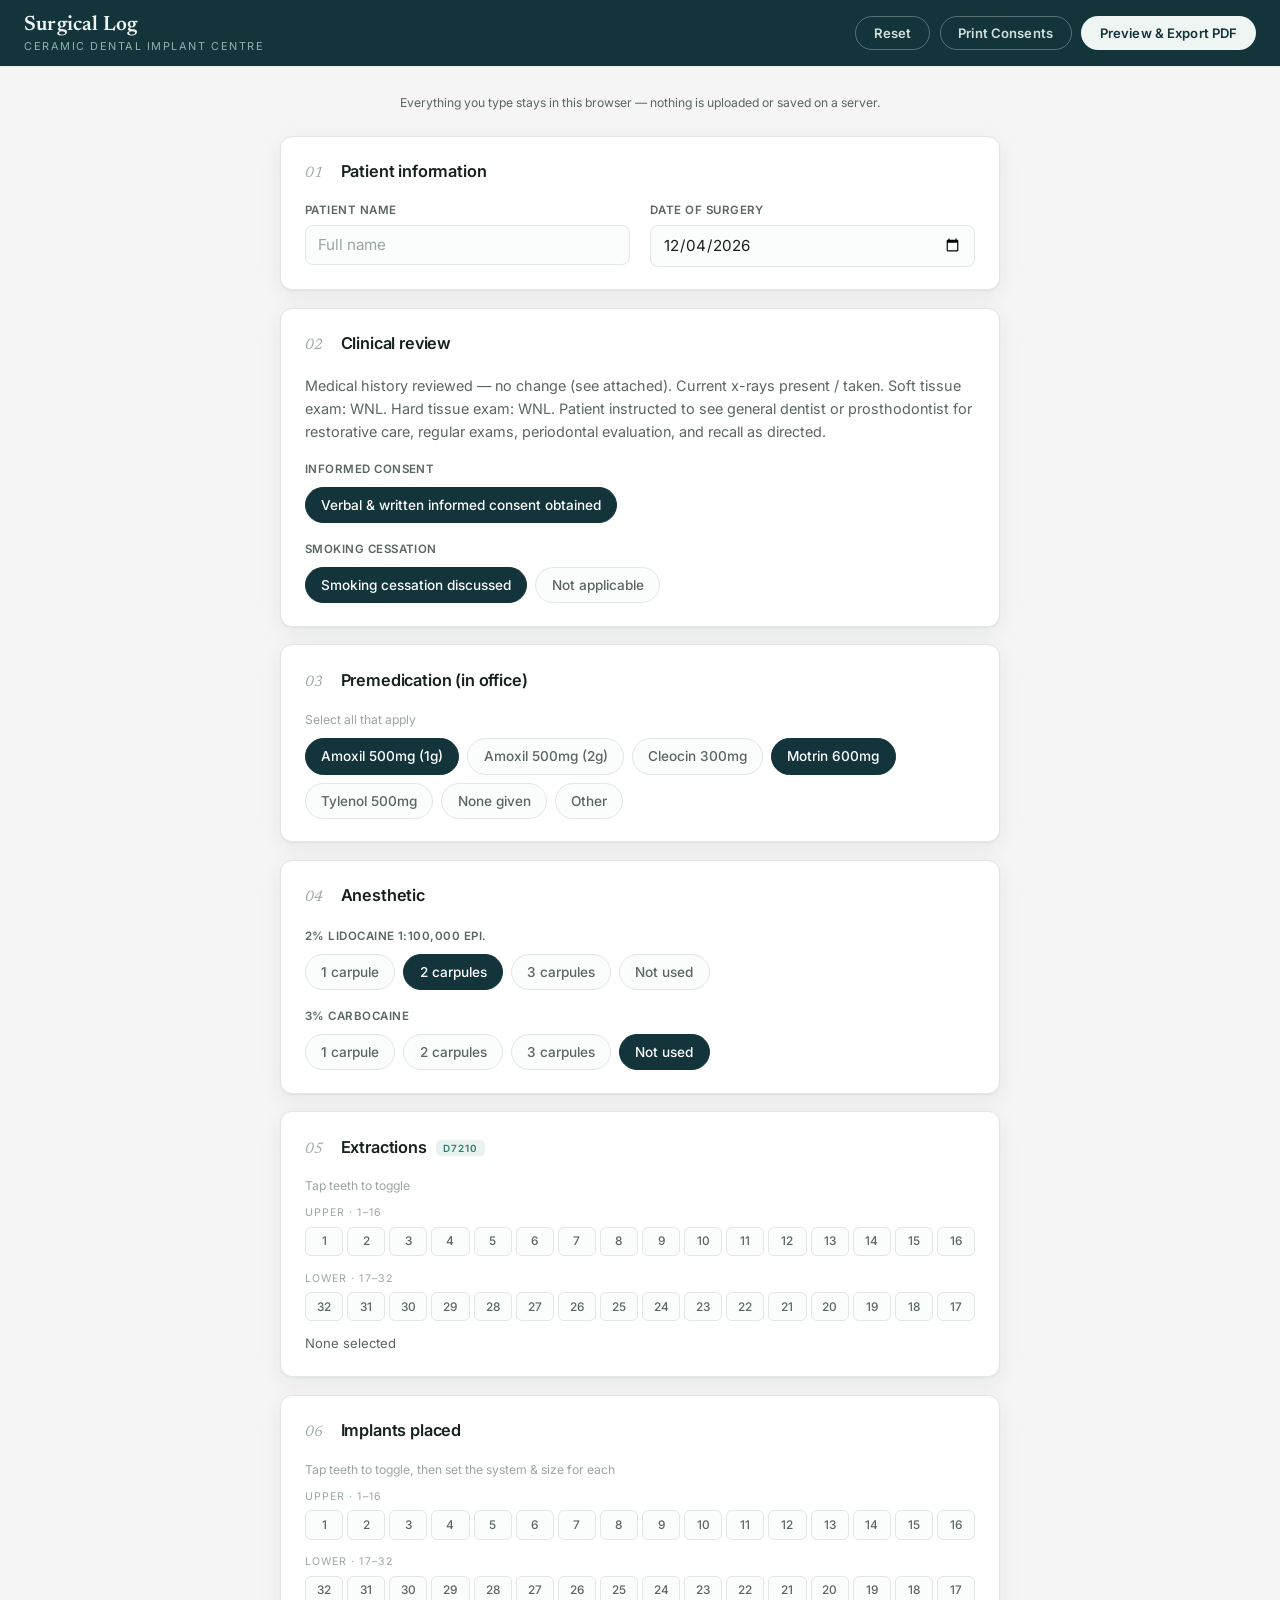
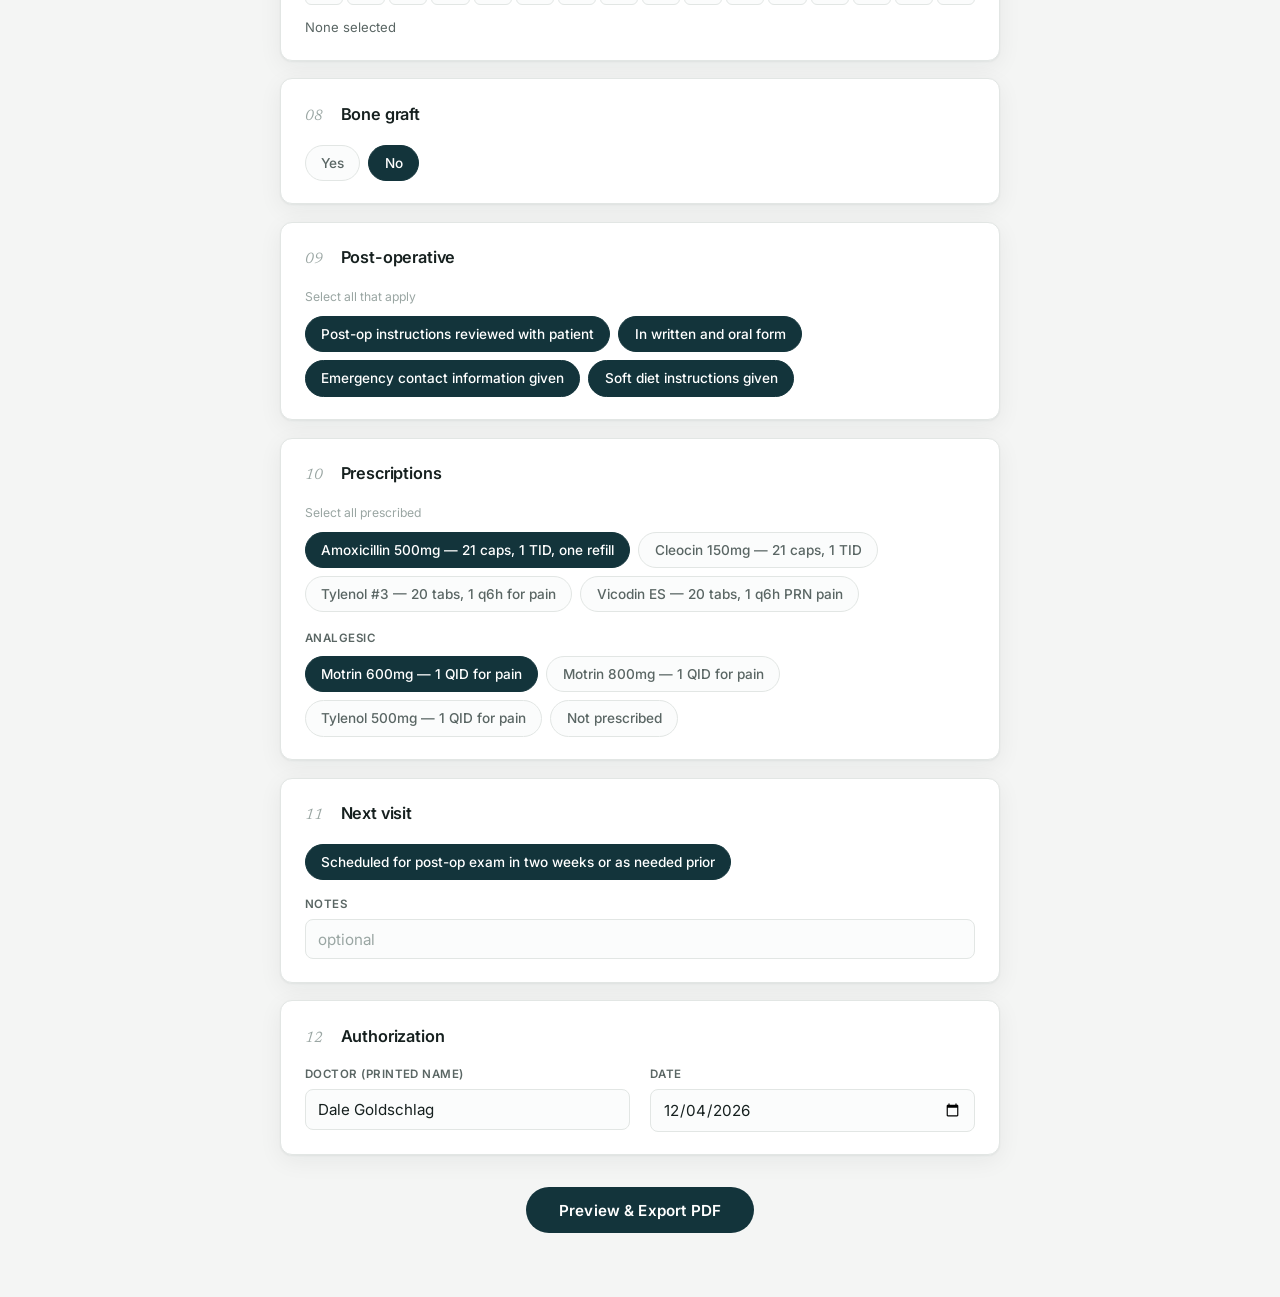
<file: index.html>
<!DOCTYPE html>
<html lang="en">
<head>
<meta charset="UTF-8" />
<meta name="viewport" content="width=device-width, initial-scale=1.0, viewport-fit=cover" />
<title>Surgical Log — Ceramic Dental Implant Centre</title>
<meta name="description" content="Surgical log for the Ceramic Dental Implant Centre. Fills entirely in your browser — no data is sent anywhere." />
<meta name="theme-color" content="#13343b" />
<link rel="manifest" href="manifest.webmanifest" />
<link rel="icon" href="favicon.svg" type="image/svg+xml" />
<link rel="apple-touch-icon" href="favicon.svg" />
<meta name="apple-mobile-web-app-capable" content="yes" />
<meta name="apple-mobile-web-app-status-bar-style" content="black-translucent" />
<meta name="apple-mobile-web-app-title" content="Surgical Log" />
<link rel="preconnect" href="https://fonts.googleapis.com" />
<link rel="preconnect" href="https://fonts.gstatic.com" crossorigin />
<link href="https://fonts.googleapis.com/css2?family=Newsreader:opsz,wght@6..72,400;6..72,500;6..72,600&family=Inter:wght@400;500;600;700&display=swap" rel="stylesheet" />
<link rel="stylesheet" href="assets/app.css" />
</head>
<body>

<!-- ───────────────────────── Top bar ───────────────────────── -->
<header class="topbar">
  <div class="topbar__brand">
    <span class="topbar__title">Surgical Log</span>
    <span class="topbar__sub">Ceramic Dental Implant Centre</span>
  </div>
  <div class="topbar__actions">
    <button class="btn btn--ghost" id="resetBtn" type="button">Reset</button>
    <button class="btn btn--ghost" id="printConsentsBtn" type="button">Print Consents</button>
    <button class="btn btn--primary" id="previewBtn" type="button">Preview &amp; Export PDF</button>
  </div>
</header>

<main class="app" id="app">
  <p class="privacy-note">
    Everything you type stays in this browser — nothing is uploaded or saved on a server.
  </p>

  <!-- 01 Patient -->
  <section class="card" data-section="patient">
    <div class="card__head"><span class="card__num">01</span><h2>Patient information</h2></div>
    <div class="grid-2">
      <label class="field">
        <span class="field__label">Patient name</span>
        <input class="field__input" type="text" id="patientName" placeholder="Full name" autocomplete="off" />
      </label>
      <label class="field">
        <span class="field__label">Date of surgery</span>
        <input class="field__input" type="date" id="surgeryDate" />
      </label>
    </div>
  </section>

  <!-- 02 Clinical review -->
  <section class="card" data-section="clinical">
    <div class="card__head"><span class="card__num">02</span><h2>Clinical review</h2></div>
    <p class="card__note">
      Medical history reviewed — no change (see attached). Current x-rays present / taken.
      Soft tissue exam: WNL. Hard tissue exam: WNL. Patient instructed to see general dentist or
      prosthodontist for restorative care, regular exams, periodontal evaluation, and recall as directed.
    </p>
    <div class="control">
      <span class="control__label">Informed consent</span>
      <div class="chips" data-group="consent" data-mode="toggle"></div>
    </div>
    <div class="control">
      <span class="control__label">Smoking cessation</span>
      <div class="chips" data-group="smoking" data-mode="single"></div>
    </div>
  </section>

  <!-- 03 Premedication -->
  <section class="card" data-section="premed">
    <div class="card__head"><span class="card__num">03</span><h2>Premedication (in office)</h2></div>
    <span class="control__hint">Select all that apply</span>
    <div class="chips" data-group="premed" data-mode="multi"></div>
    <label class="field field--inline" id="premedOtherRow" hidden>
      <span class="field__label">Other</span>
      <input class="field__input" type="text" id="premedOther" placeholder="specify medication / dose" autocomplete="off" />
    </label>
  </section>

  <!-- 04 Anesthetic -->
  <section class="card" data-section="anesthetic">
    <div class="card__head"><span class="card__num">04</span><h2>Anesthetic</h2></div>
    <div class="control">
      <span class="control__label">2% Lidocaine 1:100,000 epi.</span>
      <div class="chips" data-group="lido" data-mode="single"></div>
    </div>
    <div class="control">
      <span class="control__label">3% Carbocaine</span>
      <div class="chips" data-group="carbo" data-mode="single"></div>
    </div>
  </section>

  <!-- 05 Extractions -->
  <section class="card" data-section="extractions">
    <div class="card__head"><span class="card__num">05</span><h2>Extractions <span class="card__code">D7210</span></h2></div>
    <span class="control__hint">Tap teeth to toggle</span>
    <div class="teeth" id="extractionTeeth"></div>
    <p class="teeth__summary" id="extractionSummary">None selected</p>
  </section>

  <!-- 06 Implants -->
  <section class="card" data-section="implants">
    <div class="card__head"><span class="card__num">06</span><h2>Implants placed</h2></div>
    <span class="control__hint">Tap teeth to toggle, then set the system &amp; size for each</span>
    <div class="teeth" id="implantTeeth"></div>
    <p class="teeth__summary" id="implantSummary">None selected</p>

    <div class="implant-details" id="implantDetails"></div>

    <div class="control" id="loadControl" hidden>
      <span class="control__label">Load type</span>
      <div class="chips" data-group="load" data-mode="single"></div>
    </div>
  </section>

  <!-- 07 Prosthetics (only when loaded) -->
  <section class="card" data-section="prosth" id="prosthSection" hidden>
    <div class="card__head"><span class="card__num">07</span><h2>Immediate load / prosthetics</h2></div>
    <div class="chips" data-group="prosth" data-mode="single"></div>
    <p class="card__note card__note--strong" id="dentureNote" hidden>
      Patient instructed not to wear for at least one week; adjustments with general dentist or prosthodontist.
    </p>
  </section>

  <!-- 08 Bone graft -->
  <section class="card" data-section="bonegraft">
    <div class="card__head"><span class="card__num">08</span><h2>Bone graft</h2></div>
    <div class="chips" data-group="bonegraft" data-mode="single"></div>

    <div class="bonegraft-details" id="bonegraftDetails" hidden>
      <span class="control__hint">Graft site — tap teeth to toggle</span>
      <div class="teeth" id="bonegraftTeeth"></div>
      <p class="teeth__summary" id="bonegraftSummary">None selected</p>

      <div class="control">
        <span class="control__label">Graft material</span>
        <div class="chips" data-group="graftMaterial" data-mode="multi"></div>
      </div>
      <div class="control">
        <span class="control__label">Additional procedures</span>
        <div class="chips" data-group="graftProcedures" data-mode="multi"></div>
      </div>
    </div>
  </section>

  <!-- 09 Post-op -->
  <section class="card" data-section="postop">
    <div class="card__head"><span class="card__num">09</span><h2>Post-operative</h2></div>
    <span class="control__hint">Select all that apply</span>
    <div class="chips" data-group="postop" data-mode="multi"></div>
  </section>

  <!-- 10 Prescriptions -->
  <section class="card" data-section="rx">
    <div class="card__head"><span class="card__num">10</span><h2>Prescriptions</h2></div>
    <span class="control__hint">Select all prescribed</span>
    <div class="chips" data-group="rx" data-mode="multi"></div>
    <div class="control">
      <span class="control__label">Analgesic</span>
      <div class="chips" data-group="analgesic" data-mode="single"></div>
    </div>
  </section>

  <!-- 11 Next visit -->
  <section class="card" data-section="nextvisit">
    <div class="card__head"><span class="card__num">11</span><h2>Next visit</h2></div>
    <div class="chips" data-group="nextvisit" data-mode="toggle"></div>
    <label class="field field--inline">
      <span class="field__label">Notes</span>
      <input class="field__input" type="text" id="nextVisitNotes" placeholder="optional" autocomplete="off" />
    </label>
  </section>

  <!-- 12 Authorization -->
  <section class="card" data-section="auth">
    <div class="card__head"><span class="card__num">12</span><h2>Authorization</h2></div>
    <div class="grid-2">
      <label class="field">
        <span class="field__label">Doctor (printed name)</span>
        <input class="field__input" type="text" id="signature" />
      </label>
      <label class="field">
        <span class="field__label">Date</span>
        <input class="field__input" type="date" id="sigDate" />
      </label>
    </div>
  </section>

  <div class="app__footer">
    <button class="btn btn--primary btn--lg" id="previewBtn2" type="button">Preview &amp; Export PDF</button>
  </div>
</main>

<!-- ───────────────────────── Preview / export ───────────────────────── -->
<div class="overlay" id="previewOverlay" aria-hidden="true">
  <div class="overlay__bar">
    <span class="overlay__title" id="overlayTitle">Document preview</span>
    <div class="overlay__actions">
      <button class="btn btn--ghost" id="closePreview" type="button">Back to form</button>
      <button class="btn btn--primary" id="savePdf" type="button">Save as PDF</button>
    </div>
  </div>
  <div class="overlay__scroll">
    <article class="note" id="note"></article>
    <div class="consent-doc" id="consentDoc"></div>
  </div>
</div>

<!-- Doctor-signature unlock (passphrase-decrypts the signature in-browser) -->
<div class="sigunlock" id="sigUnlock" hidden>
  <div class="sigunlock__box">
    <div class="sigunlock__title">Add doctor signature</div>
    <p class="sigunlock__hint">Enter the passphrase to place the doctor's signature on the document.</p>
    <input class="sigunlock__input" type="password" id="sigPass" placeholder="Passphrase" autocomplete="off" />
    <label class="sigunlock__remember"><input type="checkbox" id="sigRemember" /> Remember on this device</label>
    <p class="sigunlock__err" id="sigErr" hidden>Incorrect passphrase — try again.</p>
    <div class="sigunlock__actions">
      <button class="btn btn--ghost" id="sigSkip" type="button">Skip</button>
      <button class="btn btn--primary" id="sigGo" type="button">Unlock</button>
    </div>
  </div>
</div>

<script src="assets/signature-enc.js"></script>
<script src="assets/consents.js"></script>
<script src="assets/app.js"></script>
</body>
</html>
</file>
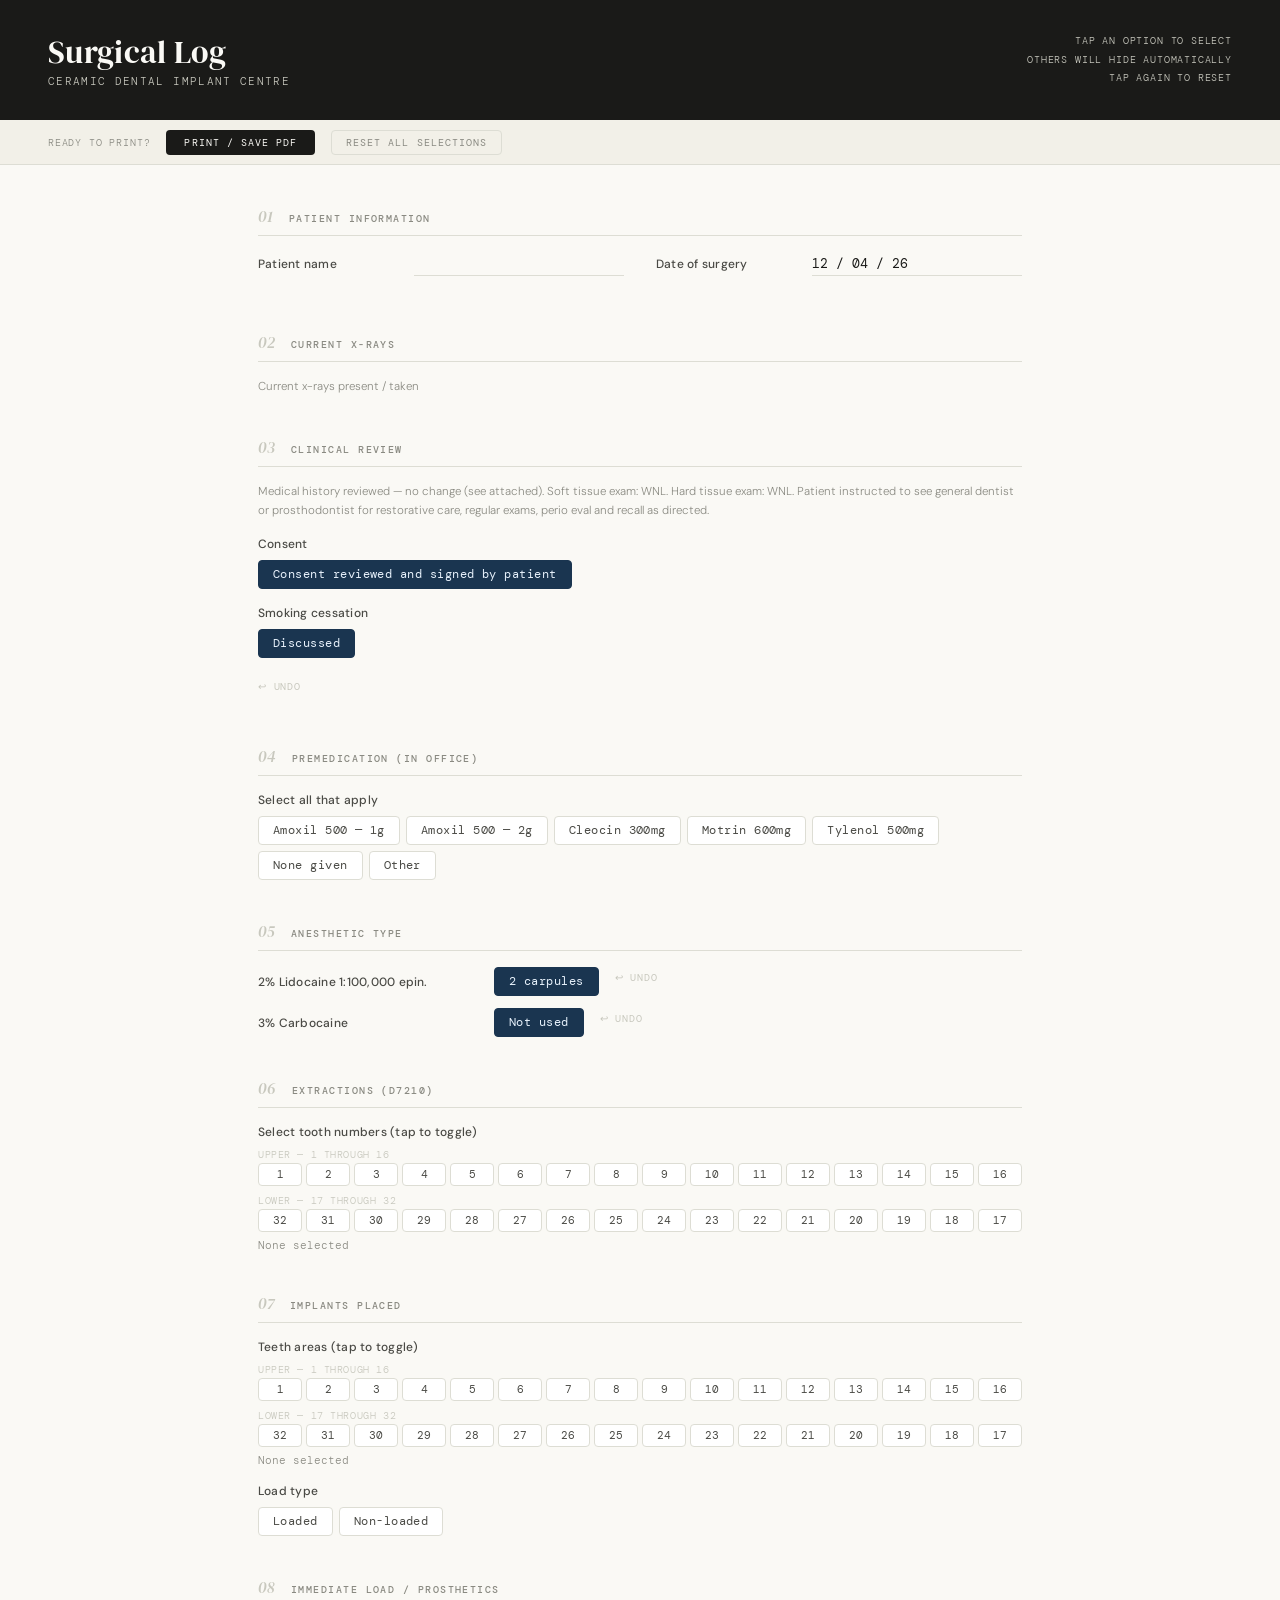
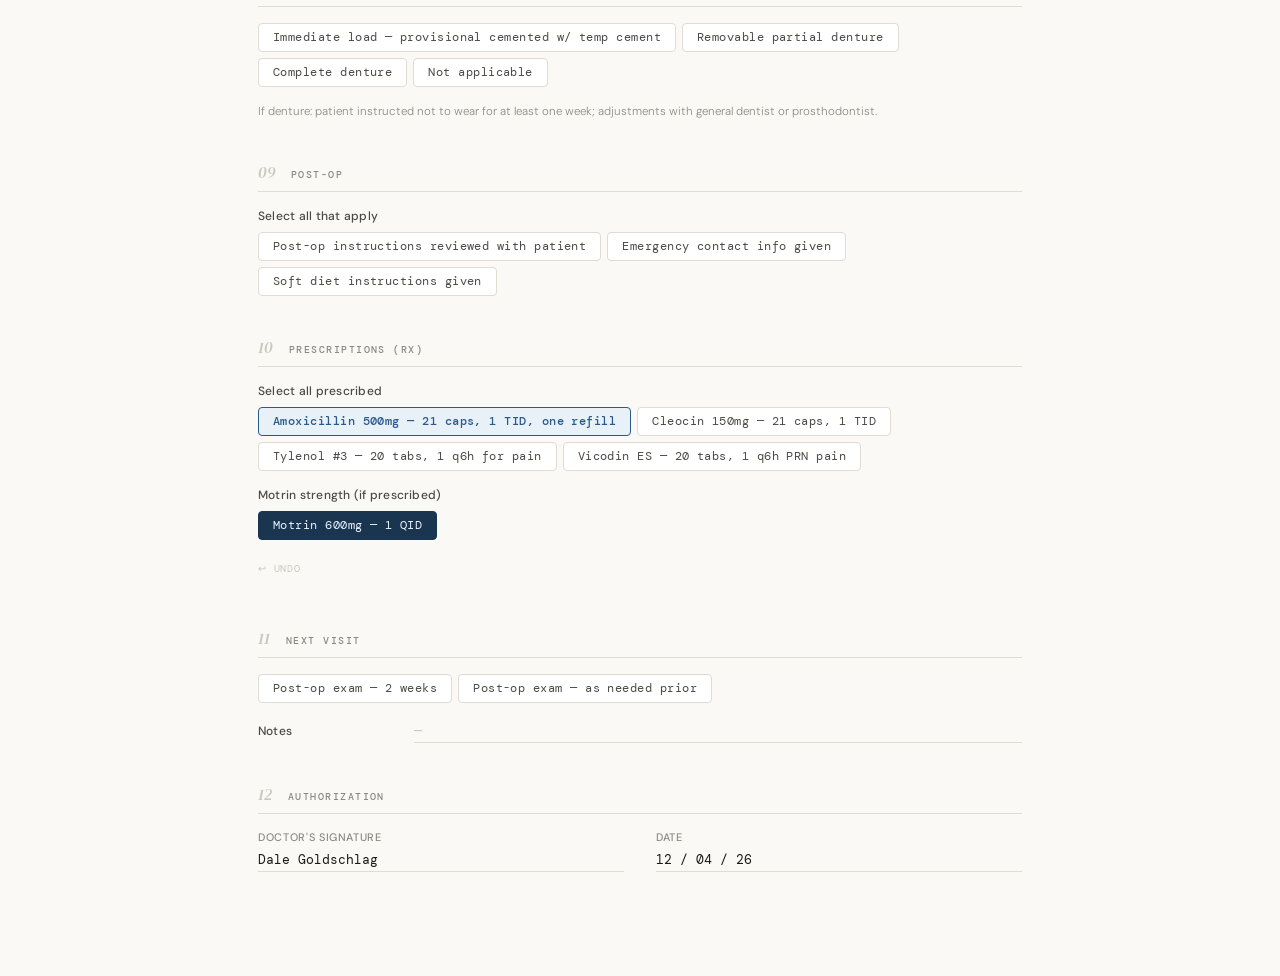
<file: reference/Current Sugical Log.html>
<!DOCTYPE html>
<html lang="en">
<head>
<meta charset="UTF-8">
<meta name="viewport" content="width=device-width, initial-scale=1.0">
<title>Surgical Log — Ceramic Dental Implant Centre</title>
<link href="https://fonts.googleapis.com/css2?family=DM+Serif+Display:ital@0;1&family=DM+Mono:wght@400;500&family=DM+Sans:wght@300;400;500&display=swap" rel="stylesheet">
<style>
  *, *::before, *::after { box-sizing: border-box; margin: 0; padding: 0; }

  :root {
    --ink: #1a1a18;
    --ink-mid: #4a4a45;
    --ink-soft: #8a8a82;
    --ink-faint: #c8c8be;
    --paper: #faf9f5;
    --paper-warm: #f2f0e8;
    --accent: #2a5a8c;
    --accent-light: #e8f0f8;
    --rule: #ddddd4;
    --selected-bg: #1a3550;
    --selected-text: #e8f2fc;
    --radius: 4px;
    --mono: 'DM Mono', monospace;
    --sans: 'DM Sans', sans-serif;
    --serif: 'DM Serif Display', serif;
  }

  html { background: var(--paper); }

  body {
    font-family: var(--sans);
    font-weight: 300;
    color: var(--ink);
    background: var(--paper);
    min-height: 100vh;
    padding: 0;
  }

  .page-header {
    background: var(--ink);
    color: var(--paper);
    padding: 2rem 3rem;
    display: flex;
    justify-content: space-between;
    align-items: flex-end;
  }
  .header-left h1 {
    font-family: var(--serif);
    font-size: 2rem;
    font-weight: 400;
    letter-spacing: 0.01em;
    line-height: 1;
  }
  .header-left p {
    font-family: var(--mono);
    font-size: 0.7rem;
    letter-spacing: 0.12em;
    text-transform: uppercase;
    color: var(--ink-faint);
    margin-top: 6px;
  }
  .header-right {
    font-family: var(--mono);
    font-size: 0.65rem;
    letter-spacing: 0.08em;
    text-transform: uppercase;
    color: var(--ink-faint);
    text-align: right;
    line-height: 1.8;
  }

  .print-bar {
    background: var(--paper-warm);
    border-bottom: 1px solid var(--rule);
    padding: 0.6rem 3rem;
    display: flex;
    align-items: center;
    gap: 1rem;
  }
  .print-bar span {
    font-family: var(--mono);
    font-size: 0.65rem;
    letter-spacing: 0.08em;
    text-transform: uppercase;
    color: var(--ink-soft);
  }
  .btn-print {
    font-family: var(--mono);
    font-size: 0.65rem;
    letter-spacing: 0.1em;
    text-transform: uppercase;
    background: var(--ink);
    color: var(--paper);
    border: none;
    padding: 6px 18px;
    border-radius: var(--radius);
    cursor: pointer;
    transition: opacity 0.15s;
  }
  .btn-print:hover { opacity: 0.75; }
  .btn-reset-all {
    font-family: var(--mono);
    font-size: 0.65rem;
    letter-spacing: 0.1em;
    text-transform: uppercase;
    background: transparent;
    color: var(--ink-soft);
    border: 1px solid var(--rule);
    padding: 5px 14px;
    border-radius: var(--radius);
    cursor: pointer;
    transition: all 0.15s;
  }
  .btn-reset-all:hover { border-color: var(--ink-mid); color: var(--ink); }

  .form-body {
    max-width: 860px;
    margin: 0 auto;
    padding: 2.5rem 3rem 4rem;
  }

  .section { margin-bottom: 2.5rem; }

  .section-head {
    display: flex;
    align-items: baseline;
    gap: 1rem;
    margin-bottom: 1rem;
    padding-bottom: 0.5rem;
    border-bottom: 1px solid var(--rule);
  }
  .section-head h2 {
    font-family: var(--mono);
    font-size: 0.65rem;
    letter-spacing: 0.14em;
    text-transform: uppercase;
    font-weight: 500;
    color: var(--ink-soft);
  }
  .section-number {
    font-family: var(--serif);
    font-size: 1rem;
    color: var(--ink-faint);
    font-style: italic;
  }

  .field-row {
    display: flex;
    align-items: baseline;
    gap: 1rem;
    margin-bottom: 0.9rem;
  }
  .field-row label {
    font-size: 0.75rem;
    font-weight: 500;
    color: var(--ink-mid);
    min-width: 140px;
    letter-spacing: 0.02em;
    flex-shrink: 0;
  }
  .field-input {
    background: transparent;
    border: none;
    border-bottom: 1px solid var(--rule);
    font-family: var(--mono);
    font-size: 0.8rem;
    color: var(--ink);
    outline: none;
    flex: 1;
    padding: 3px 0;
    transition: border-color 0.15s;
    min-width: 0;
  }
  .field-input:focus { border-bottom-color: var(--accent); }
  .field-input::placeholder { color: var(--ink-faint); }

  .two-col {
    display: grid;
    grid-template-columns: 1fr 1fr;
    gap: 0 2rem;
  }

  .options-label {
    font-size: 0.75rem;
    font-weight: 500;
    color: var(--ink-mid);
    margin-bottom: 8px;
    letter-spacing: 0.02em;
  }

  .options-group {
    display: flex;
    flex-wrap: wrap;
    gap: 6px;
    margin-bottom: 1rem;
  }

  .opt {
    font-family: var(--mono);
    font-size: 0.72rem;
    letter-spacing: 0.04em;
    border: 1px solid var(--rule);
    border-radius: var(--radius);
    padding: 6px 14px;
    background: white;
    color: var(--ink-mid);
    cursor: pointer;
    transition: all 0.12s;
    user-select: none;
    -webkit-user-select: none;
  }
  .opt:hover { border-color: var(--accent); color: var(--ink); }
  .opt.selected {
    background: var(--selected-bg);
    color: var(--selected-text);
    border-color: var(--selected-bg);
  }
  .opt.hidden { display: none; }
  .opt.multi-selected {
    background: var(--accent-light);
    color: var(--accent);
    border-color: var(--accent);
    font-weight: 500;
  }

  .undo-link {
    font-family: var(--mono);
    font-size: 0.62rem;
    letter-spacing: 0.08em;
    text-transform: uppercase;
    color: var(--ink-faint);
    text-decoration: none;
    cursor: pointer;
    border: none;
    background: none;
    padding: 4px 0;
    display: inline-block;
    margin-bottom: 0.5rem;
    transition: color 0.12s;
  }
  .undo-link:hover { color: var(--ink-soft); }

  .anesthetic-row {
    display: flex;
    align-items: center;
    gap: 1rem;
    margin-bottom: 0.75rem;
    flex-wrap: wrap;
  }
  .anesthetic-name {
    font-size: 0.75rem;
    font-weight: 500;
    color: var(--ink-mid);
    min-width: 220px;
    letter-spacing: 0.02em;
  }

  .lido-wrap {
    transition: opacity 0.2s;
  }
  .lido-wrap.dimmed {
    opacity: 0.25;
    pointer-events: none;
  }

  .note-text {
    font-size: 0.72rem;
    color: var(--ink-soft);
    line-height: 1.6;
    margin-bottom: 1rem;
  }

  /* teeth grid */
  .teeth-section-labels {
    display: grid;
    grid-template-columns: repeat(16, 1fr);
    gap: 4px;
    margin-bottom: 2px;
  }
  .teeth-arch-label {
    grid-column: 1 / -1;
    font-family: var(--mono);
    font-size: 0.6rem;
    letter-spacing: 0.06em;
    color: var(--ink-faint);
    text-transform: uppercase;
    margin-bottom: 2px;
    margin-top: 8px;
  }
  .teeth-grid {
    display: grid;
    grid-template-columns: repeat(16, 1fr);
    gap: 4px;
    margin-bottom: 4px;
  }
  .tooth-btn {
    font-family: var(--mono);
    font-size: 0.68rem;
    border: 1px solid var(--rule);
    border-radius: var(--radius);
    padding: 5px 2px;
    background: white;
    color: var(--ink-mid);
    cursor: pointer;
    text-align: center;
    transition: all 0.1s;
    user-select: none;
    -webkit-user-select: none;
    line-height: 1;
  }
  .tooth-btn:hover { border-color: var(--accent); color: var(--ink); }
  .tooth-btn.selected {
    background: var(--selected-bg);
    color: var(--selected-text);
    border-color: var(--selected-bg);
  }
  .teeth-status-row {
    display: flex;
    align-items: center;
    gap: 1rem;
    margin-top: 6px;
  }
  .teeth-display {
    font-family: var(--mono);
    font-size: 0.7rem;
    color: var(--ink-soft);
    flex: 1;
  }
  .teeth-clear-btn {
    font-family: var(--mono);
    font-size: 0.62rem;
    letter-spacing: 0.08em;
    text-transform: uppercase;
    color: var(--ink-faint);
    border: none;
    background: none;
    cursor: pointer;
    padding: 4px 0;
    display: none;
    transition: color 0.12s;
  }
  .teeth-clear-btn:hover { color: var(--ink-soft); }
  .teeth-clear-btn.show { display: inline-block; }

  /* Other input */
  .other-input-row {
    display: none;
    align-items: center;
    gap: 8px;
    margin-top: 2px;
    margin-bottom: 0.5rem;
  }
  .other-input-row.show { display: flex; }
  .other-input-row span {
    font-family: var(--mono);
    font-size: 0.7rem;
    color: var(--ink-soft);
    white-space: nowrap;
  }
  .other-input-row input {
    background: transparent;
    border: none;
    border-bottom: 1px solid var(--rule);
    font-family: var(--mono);
    font-size: 0.75rem;
    color: var(--ink);
    outline: none;
    flex: 1;
    padding: 3px 0;
  }
  .other-input-row input:focus { border-bottom-color: var(--accent); }

  .sig-row {
    display: grid;
    grid-template-columns: 1fr 1fr;
    gap: 2rem;
    margin-top: 1rem;
  }
  .sig-field { display: flex; flex-direction: column; gap: 4px; }
  .sig-field label {
    font-size: 0.68rem;
    font-weight: 500;
    color: var(--ink-soft);
    letter-spacing: 0.06em;
    text-transform: uppercase;
  }
  .sig-field .field-input { width: 100%; }

  @media print {
    .print-bar { display: none; }
    .page-header { background: var(--ink) !important; -webkit-print-color-adjust: exact; print-color-adjust: exact; }
    .opt.hidden { display: none !important; }
    .opt:not(.selected):not(.multi-selected) { display: none !important; }
    .undo-link { display: none !important; }
    .opt.selected, .opt.multi-selected { -webkit-print-color-adjust: exact; print-color-adjust: exact; }
    .tooth-btn:not(.selected) { display: none !important; }
    .tooth-btn.selected { -webkit-print-color-adjust: exact; print-color-adjust: exact; }
    .teeth-arch-label, .teeth-clear-btn { display: none !important; }
    .teeth-grid { display: flex; flex-wrap: wrap; gap: 4px; }
    #implant-upper-grid, #implant-lower-grid { display: flex; flex-wrap: wrap; gap: 4px; }
    .lido-wrap.dimmed { display: none; }
    .other-input-row span { display: none; }
    body { background: white; }
    .form-body { padding: 1.5rem 2rem; }
  }

  @media (max-width: 600px) {
    .page-header { padding: 1.5rem; flex-direction: column; gap: 1rem; align-items: flex-start; }
    .form-body { padding: 1.5rem; }
    .two-col { grid-template-columns: 1fr; }
    .sig-row { grid-template-columns: 1fr; }
    .anesthetic-name { min-width: 160px; }
    .field-row label { min-width: 110px; }
    .teeth-grid { grid-template-columns: repeat(8, 1fr); }
  }
</style>
</head>
<body>

<header class="page-header">
  <div class="header-left">
    <h1>Surgical Log</h1>
    <p>Ceramic Dental Implant Centre</p>
  </div>
  <div class="header-right">
    Tap an option to select<br>
    Others will hide automatically<br>
    Tap again to reset
  </div>
</header>

<div class="print-bar">
  <span>Ready to print?</span>
  <button class="btn-print" onclick="window.print()">Print / Save PDF</button>
  <button class="btn-reset-all" onclick="resetAll()">Reset all selections</button>
</div>

<main class="form-body">

  <!-- 01 Patient Info -->
  <section class="section">
    <div class="section-head">
      <span class="section-number">01</span>
      <h2>Patient information</h2>
    </div>
    <div class="two-col">
      <div class="field-row"><label>Patient name</label><input class="field-input" type="text"></div>
      <div class="field-row"><label>Date of surgery</label><input class="field-input" id="surgery-date" type="text"></div>
    </div>
  </section>

  <!-- 02 X-rays -->
  <section class="section">
    <div class="section-head">
      <span class="section-number">02</span>
      <h2>Current x-rays</h2>
    </div>
    <p class="note-text">Current x-rays present / taken</p>
  </section>

  <!-- 03 Clinical Review -->
  <section class="section">
    <div class="section-head">
      <span class="section-number">03</span>
      <h2>Clinical review</h2>
    </div>
    <p class="note-text">Medical history reviewed — no change (see attached). Soft tissue exam: WNL. Hard tissue exam: WNL. Patient instructed to see general dentist or prosthodontist for restorative care, regular exams, perio eval and recall as directed.</p>

    <div class="options-label">Consent</div>
    <div class="options-group" data-group="consent" data-multi="false">
      <button class="opt" data-value="Consent reviewed and signed by patient">Consent reviewed and signed by patient</button>
    </div>

    <div class="options-label" style="margin-top:0.25rem">Smoking cessation</div>
    <div class="options-group" data-group="smoking" data-multi="false">
      <button class="opt" data-value="Discussed">Discussed</button>
      <button class="opt" data-value="Not applicable">Not applicable</button>
    </div>
  </section>

  <!-- 04 Premedication -->
  <section class="section">
    <div class="section-head">
      <span class="section-number">04</span>
      <h2>Premedication (in office)</h2>
    </div>
    <div class="options-label">Select all that apply</div>
    <div class="options-group" data-group="premed" data-multi="true">
      <button class="opt" data-value="Amoxil 500 — 1g">Amoxil 500 — 1g</button>
      <button class="opt" data-value="Amoxil 500 — 2g">Amoxil 500 — 2g</button>
      <button class="opt" data-value="Cleocin 300mg">Cleocin 300mg</button>
      <button class="opt" data-value="Motrin 600mg">Motrin 600mg</button>
      <button class="opt" data-value="Tylenol 500mg">Tylenol 500mg</button>
      <button class="opt" data-value="None given">None given</button>
      <button class="opt" id="btn-premed-other" data-value="Other">Other</button>
    </div>
    <div class="other-input-row" id="premed-other-row">
      <span>Other:</span>
      <input type="text" id="premed-other-text" placeholder="specify…">
    </div>
  </section>

  <!-- 05 Anesthetic -->
  <section class="section">
    <div class="section-head">
      <span class="section-number">05</span>
      <h2>Anesthetic type</h2>
    </div>

    <div class="lido-wrap" id="lido-wrap">
      <div class="anesthetic-row">
        <span class="anesthetic-name">2% Lidocaine 1:100,000 epin.</span>
        <div class="options-group" data-group="lido" data-multi="false" style="margin-bottom:0">
          <button class="opt" data-value="1 carpule">1 carpule</button>
          <button class="opt" data-value="2 carpules">2 carpules</button>
          <button class="opt" data-value="3 carpules">3 carpules</button>
          <button class="opt" data-value="Not used">Not used</button>
        </div>
      </div>
    </div>

    <div class="anesthetic-row" style="margin-top:0.5rem">
      <span class="anesthetic-name">3% Carbocaine</span>
      <div class="options-group" data-group="carbo" data-multi="false" style="margin-bottom:0">
        <button class="opt" data-value="1 carpule">1 carpule</button>
        <button class="opt" data-value="2 carpules">2 carpules</button>
        <button class="opt" data-value="3 carpules">3 carpules</button>
        <button class="opt" data-value="Not used">Not used</button>
      </div>
    </div>
  </section>

  <!-- 06 Extractions -->
  <section class="section">
    <div class="section-head">
      <span class="section-number">06</span>
      <h2>Extractions (D7210)</h2>
    </div>
    <div class="options-label">Select tooth numbers (tap to toggle)</div>
    <p class="teeth-arch-label">Upper — 1 through 16</p>
    <div class="teeth-grid" id="upper-grid"></div>
    <p class="teeth-arch-label">Lower — 17 through 32</p>
    <div class="teeth-grid" id="lower-grid"></div>
    <div class="teeth-status-row">
      <div class="teeth-display" id="teeth-display">None selected</div>
      <button class="teeth-clear-btn" id="teeth-clear" onclick="clearTeeth()">↩ clear</button>
    </div>
  </section>

  <!-- 07 Implants -->
  <section class="section">
    <div class="section-head">
      <span class="section-number">07</span>
      <h2>Implants placed</h2>
    </div>
    <div class="options-label">Teeth areas (tap to toggle)</div>
    <p class="teeth-arch-label">Upper — 1 through 16</p>
    <div class="teeth-grid" id="implant-upper-grid"></div>
    <p class="teeth-arch-label">Lower — 17 through 32</p>
    <div class="teeth-grid" id="implant-lower-grid"></div>
    <div class="teeth-status-row">
      <div class="teeth-display" id="implant-teeth-display">None selected</div>
      <button class="teeth-clear-btn" id="implant-teeth-clear" onclick="clearImplantTeeth()">↩ clear</button>
    </div>
    <div class="options-label" style="margin-top:1rem">Load type</div>
    <div class="options-group" data-group="load" data-multi="false">
      <button class="opt" data-value="Loaded">Loaded</button>
      <button class="opt" data-value="Non-loaded">Non-loaded</button>
    </div>
  </section>

  <!-- 08 Prosthetic -->
  <section class="section">
    <div class="section-head">
      <span class="section-number">08</span>
      <h2>Immediate load / prosthetics</h2>
    </div>
    <div class="options-group" data-group="prosth" data-multi="false">
      <button class="opt" data-value="Immediate load — provisional cemented w/ temp cement">Immediate load — provisional cemented w/ temp cement</button>
      <button class="opt" data-value="Removable partial denture">Removable partial denture</button>
      <button class="opt" data-value="Complete denture">Complete denture</button>
      <button class="opt" data-value="Not applicable">Not applicable</button>
    </div>
    <p class="note-text" style="margin-top:0.25rem">If denture: patient instructed not to wear for at least one week; adjustments with general dentist or prosthodontist.</p>
  </section>

  <!-- 09 Post-op -->
  <section class="section">
    <div class="section-head">
      <span class="section-number">09</span>
      <h2>Post-op</h2>
    </div>
    <div class="options-label">Select all that apply</div>
    <div class="options-group" data-group="postop" data-multi="true">
      <button class="opt" data-value="Post-op instructions reviewed with patient">Post-op instructions reviewed with patient</button>
      <button class="opt" data-value="Emergency contact info given">Emergency contact info given</button>
      <button class="opt" data-value="Soft diet instructions given">Soft diet instructions given</button>
    </div>
  </section>

  <!-- 10 Rx -->
  <section class="section">
    <div class="section-head">
      <span class="section-number">10</span>
      <h2>Prescriptions (Rx)</h2>
    </div>
    <div class="options-label">Select all prescribed</div>
    <div class="options-group" data-group="rx" data-multi="true">
      <button class="opt" data-value="Amoxicillin 500mg — 21 caps, 1 TID, one refill">Amoxicillin 500mg — 21 caps, 1 TID, one refill</button>
      <button class="opt" data-value="Cleocin 150mg — 21 caps, 1 TID">Cleocin 150mg — 21 caps, 1 TID</button>
      <button class="opt" data-value="Tylenol #3 — 20 tabs, 1 q6h for pain">Tylenol #3 — 20 tabs, 1 q6h for pain</button>
      <button class="opt" data-value="Vicodin ES — 20 tabs, 1 q6h PRN pain">Vicodin ES — 20 tabs, 1 q6h PRN pain</button>
    </div>
    <div class="options-label">Motrin strength (if prescribed)</div>
    <div class="options-group" data-group="motrin" data-multi="false">
      <button class="opt" data-value="Motrin 600mg — 1 QID for pain">Motrin 600mg — 1 QID</button>
      <button class="opt" data-value="Motrin 800mg — 1 QID for pain">Motrin 800mg — 1 QID</button>
      <button class="opt" data-value="Not prescribed">Not prescribed</button>
    </div>
  </section>

  <!-- 11 Next Visit -->
  <section class="section">
    <div class="section-head">
      <span class="section-number">11</span>
      <h2>Next visit</h2>
    </div>
    <div class="options-group" data-group="nextvisit" data-multi="false">
      <button class="opt" data-value="Post-op exam — 2 weeks">Post-op exam — 2 weeks</button>
      <button class="opt" data-value="Post-op exam — as needed prior">Post-op exam — as needed prior</button>
    </div>
    <div class="field-row" style="margin-top:0.5rem">
      <label>Notes</label>
      <input class="field-input" type="text" placeholder="—">
    </div>
  </section>

  <!-- 12 Signature -->
  <section class="section">
    <div class="section-head">
      <span class="section-number">12</span>
      <h2>Authorization</h2>
    </div>
    <div class="sig-row">
      <div class="sig-field">
        <label>Doctor's signature</label>
        <input class="field-input" id="sig-field" type="text" value="Dale Goldschlag">
      </div>
      <div class="sig-field">
        <label>Date</label>
        <input class="field-input" id="sig-date" type="text">
      </div>
    </div>
  </section>

</main>

<script>
// ── Date helper ───────────────────────────────────────────
function todayStr() {
  const d = new Date();
  const mm = String(d.getMonth() + 1).padStart(2, '0');
  const dd = String(d.getDate()).padStart(2, '0');
  const yy = String(d.getFullYear()).slice(-2);
  return mm + ' / ' + dd + ' / ' + yy;
}
document.getElementById('surgery-date').value = todayStr();
document.getElementById('sig-date').value = todayStr();

// ── Teeth grid ────────────────────────────────────────────
const selectedTeeth = new Set();

function buildTeethRow(containerId, numbers) {
  const grid = document.getElementById(containerId);
  numbers.forEach(n => {
    const b = document.createElement('button');
    b.className = 'tooth-btn';
    b.textContent = n;
    b.dataset.tooth = n;
    b.addEventListener('click', () => {
      if (selectedTeeth.has(n)) {
        selectedTeeth.delete(n);
        b.classList.remove('selected');
      } else {
        selectedTeeth.add(n);
        b.classList.add('selected');
      }
      updateTeethStatus();
    });
    grid.appendChild(b);
  });
}

buildTeethRow('upper-grid', Array.from({length:16}, (_,i) => i+1));
buildTeethRow('lower-grid', Array.from({length:16}, (_,i) => 32-i));

// ── Implant teeth grid ────────────────────────────────────
const selectedImplantTeeth = new Set();

function buildImplantTeethRow(containerId, numbers) {
  const grid = document.getElementById(containerId);
  numbers.forEach(n => {
    const b = document.createElement('button');
    b.className = 'tooth-btn';
    b.textContent = n;
    b.dataset.tooth = n;
    b.addEventListener('click', () => {
      if (selectedImplantTeeth.has(n)) {
        selectedImplantTeeth.delete(n);
        b.classList.remove('selected');
      } else {
        selectedImplantTeeth.add(n);
        b.classList.add('selected');
      }
      updateImplantTeethStatus();
    });
    grid.appendChild(b);
  });
}

buildImplantTeethRow('implant-upper-grid', Array.from({length:16}, (_,i) => i+1));
buildImplantTeethRow('implant-lower-grid', Array.from({length:16}, (_,i) => 32-i));

function updateImplantTeethStatus() {
  const disp = document.getElementById('implant-teeth-display');
  const clr = document.getElementById('implant-teeth-clear');
  if (selectedImplantTeeth.size === 0) {
    disp.textContent = 'None selected';
    clr.classList.remove('show');
  } else {
    const sorted = Array.from(selectedImplantTeeth).sort((a,b) => a-b);
    disp.textContent = 'Selected: ' + sorted.join(', ');
    clr.classList.add('show');
  }
}

function clearImplantTeeth() {
  selectedImplantTeeth.clear();
  document.querySelectorAll('#implant-upper-grid .tooth-btn, #implant-lower-grid .tooth-btn')
    .forEach(b => b.classList.remove('selected'));
  updateImplantTeethStatus();
}

function updateTeethStatus() {
  const disp = document.getElementById('teeth-display');
  const clr = document.getElementById('teeth-clear');
  if (selectedTeeth.size === 0) {
    disp.textContent = 'None selected';
    clr.classList.remove('show');
  } else {
    const sorted = Array.from(selectedTeeth).sort((a,b) => a-b);
    disp.textContent = 'Selected: ' + sorted.join(', ');
    clr.classList.add('show');
  }
}

function clearTeeth() {
  selectedTeeth.clear();
  document.querySelectorAll('.tooth-btn').forEach(b => b.classList.remove('selected'));
  updateTeethStatus();
}

// ── Option groups ─────────────────────────────────────────
document.querySelectorAll('[data-group]').forEach(group => {
  const isMulti = group.dataset.multi === 'true';
  const groupName = group.dataset.group;
  const btns = Array.from(group.querySelectorAll('.opt'));

  btns.forEach(btn => {
    btn.addEventListener('click', () => {
      if (isMulti) {
        btn.classList.toggle('multi-selected');
        if (groupName === 'premed' && btn.id === 'btn-premed-other') {
          document.getElementById('premed-other-row').classList.toggle(
            'show', btn.classList.contains('multi-selected')
          );
        }
        return;
      }

      const alreadySelected = btn.classList.contains('selected');

      if (alreadySelected) {
        btns.forEach(b => b.classList.remove('selected', 'hidden'));
        removeUndo(group);
        if (groupName === 'carbo') syncLido();
        return;
      }

      btns.forEach(b => {
        if (b === btn) { b.classList.add('selected'); b.classList.remove('hidden'); }
        else { b.classList.add('hidden'); b.classList.remove('selected'); }
      });
      addUndo(group, btns);
      if (groupName === 'carbo') syncLido();
    });
  });
});

// ── Lido visibility based on Carbo ───────────────────────
function syncLido() {
  const sel = document.querySelector('[data-group="carbo"] .opt.selected');
  const wrap = document.getElementById('lido-wrap');
  if (sel && sel.dataset.value !== 'Not used') {
    wrap.classList.add('dimmed');
  } else {
    wrap.classList.remove('dimmed');
  }
}

// ── Undo ──────────────────────────────────────────────────
function addUndo(group, btns) {
  removeUndo(group);
  const u = document.createElement('button');
  u.className = 'undo-link';
  u.textContent = '↩ undo';
  u.addEventListener('click', () => {
    btns.forEach(b => b.classList.remove('selected', 'hidden'));
    u.remove();
    if (group.dataset.group === 'carbo') syncLido();
  });
  group.parentElement.insertBefore(u, group.nextSibling);
}

function removeUndo(group) {
  const u = group.parentElement.querySelector('.undo-link');
  if (u) u.remove();
}

// ── Reset all ─────────────────────────────────────────────
function resetAll() {
  document.querySelectorAll('.opt').forEach(b => b.classList.remove('selected','hidden','multi-selected'));
  document.querySelectorAll('.undo-link').forEach(u => u.remove());
  document.getElementById('premed-other-row').classList.remove('show');
  document.getElementById('lido-wrap').classList.remove('dimmed');
  clearTeeth();
  clearImplantTeeth();
  applyDefaults();
}

// ── Defaults ──────────────────────────────────────────────
function preselectSingle(groupName, value) {
  const group = document.querySelector('[data-group="' + groupName + '"]');
  const btns = Array.from(group.querySelectorAll('.opt'));
  btns.forEach(b => {
    if (b.dataset.value === value) { b.classList.add('selected'); b.classList.remove('hidden'); }
    else { b.classList.add('hidden'); b.classList.remove('selected'); }
  });
  addUndo(group, btns);
}

function applyDefaults() {
  // Consent: single option, select it
  const consentGroup = document.querySelector('[data-group="consent"]');
  const consentBtn = consentGroup.querySelector('.opt');
  consentBtn.classList.add('selected');
  addUndo(consentGroup, [consentBtn]);

  // Smoking → Discussed
  preselectSingle('smoking', 'Discussed');

  // Lidocaine → 2 carpules
  preselectSingle('lido', '2 carpules');

  // Carbocaine → Not used
  preselectSingle('carbo', 'Not used');
  syncLido();

  // Rx → Amoxicillin 500mg default on
  document.querySelectorAll('[data-group="rx"] .opt').forEach(b => {
    if (b.dataset.value === 'Amoxicillin 500mg — 21 caps, 1 TID, one refill') {
      b.classList.add('multi-selected');
    }
  });

  // Motrin → 600mg default selected
  preselectSingle('motrin', 'Motrin 600mg — 1 QID for pain');
}

applyDefaults();
</script>

</body>
</html>
</file>
<file: assets/app.css>
/* ============================================================
   Surgical Log — Ceramic Dental Implant Centre
   Form UI + typeset operative-note document
   ============================================================ */

*, *::before, *::after { box-sizing: border-box; margin: 0; padding: 0; }
[hidden] { display: none !important; }

:root {
  --bg:        #f4f5f4;
  --surface:   #ffffff;
  --ink:       #16201f;
  --ink-soft:  #5a6664;
  --ink-faint: #9aa6a3;
  --line:      #e2e6e4;
  --line-soft: #eceeed;
  --brand:     #13343b;   /* deep teal */
  --brand-2:   #1f5e63;
  --accent:    #2f7d76;
  --accent-bg: #e8f2ef;
  --danger:    #9a3b34;
  --radius:    12px;
  --radius-sm: 8px;
  --shadow:    0 1px 2px rgba(20,40,40,.05), 0 6px 24px rgba(20,40,40,.06);
  --sans: "Inter", system-ui, -apple-system, "Segoe UI", Roboto, sans-serif;
  --serif: "Newsreader", Georgia, "Times New Roman", serif;
}

html { background: var(--bg); }
body {
  font-family: var(--sans);
  color: var(--ink);
  background: var(--bg);
  -webkit-font-smoothing: antialiased;
  line-height: 1.5;
}

/* ───────────────── Top bar ───────────────── */
.topbar {
  position: sticky;
  top: 0;
  z-index: 20;
  display: flex;
  align-items: center;
  justify-content: space-between;
  gap: 1rem;
  padding: .85rem 1.5rem;
  padding-top: max(.85rem, env(safe-area-inset-top));
  background: var(--brand);
  color: #eef5f3;
  box-shadow: 0 1px 0 rgba(0,0,0,.04);
}
.topbar__brand { display: flex; flex-direction: column; line-height: 1.15; }
.topbar__title { font-family: var(--serif); font-size: 1.3rem; font-weight: 600; letter-spacing: .01em; }
.topbar__sub { font-size: .68rem; letter-spacing: .14em; text-transform: uppercase; color: #8fb3ab; margin-top: 2px; }
.topbar__actions { display: flex; gap: .6rem; }

/* ───────────────── Buttons ───────────────── */
.btn {
  font-family: var(--sans);
  font-size: .82rem;
  font-weight: 600;
  letter-spacing: .01em;
  border: 1px solid transparent;
  border-radius: 999px;
  padding: .5rem 1.1rem;
  cursor: pointer;
  transition: transform .04s ease, background .15s ease, border-color .15s ease, color .15s ease;
  white-space: nowrap;
}
.btn:active { transform: translateY(1px); }
.btn--primary { background: #eef5f3; color: var(--brand); }
.btn--primary:hover { background: #ffffff; }
.btn--ghost { background: transparent; color: #cfe0db; border-color: rgba(207,224,219,.35); }
.btn--ghost:hover { border-color: rgba(207,224,219,.7); color: #fff; }
.btn--lg { font-size: .95rem; padding: .8rem 2rem; }

/* In the form footer / overlay the primary button needs the inverse palette */
.app__footer .btn--primary,
.overlay__actions .btn--primary { background: var(--brand); color: #fff; }
.app__footer .btn--primary:hover,
.overlay__actions .btn--primary:hover { background: var(--brand-2); }
.overlay__actions .btn--ghost { color: var(--ink-soft); border-color: var(--line); }
.overlay__actions .btn--ghost:hover { border-color: var(--ink-soft); color: var(--ink); }

/* ───────────────── Layout ───────────────── */
.app { max-width: 760px; margin: 0 auto; padding: 1.5rem 1.25rem 4rem; }
.privacy-note {
  font-size: .76rem;
  color: var(--ink-soft);
  text-align: center;
  margin: .25rem 0 1.5rem;
}

.card {
  background: var(--surface);
  border: 1px solid var(--line);
  border-radius: var(--radius);
  box-shadow: var(--shadow);
  padding: 1.4rem 1.5rem;
  margin-bottom: 1.1rem;
}
.card__head { display: flex; align-items: baseline; gap: .7rem; margin-bottom: 1rem; }
.card__num {
  font-family: var(--serif);
  font-size: .95rem;
  font-style: italic;
  color: var(--ink-faint);
  min-width: 1.6em;
}
.card__head h2 { font-size: 1.02rem; font-weight: 600; letter-spacing: -.01em; }
.card__code {
  font-size: .62rem; font-weight: 600; letter-spacing: .1em;
  color: var(--accent); background: var(--accent-bg);
  padding: 2px 7px; border-radius: 5px; vertical-align: middle; margin-left: .35rem;
}
.card__note {
  font-size: .9rem;
  color: var(--ink-soft);
  line-height: 1.6;
  margin-bottom: 1rem;
}
.card__note--strong { color: var(--ink); }

/* ───────────────── Fields ───────────────── */
.grid-2 { display: grid; grid-template-columns: 1fr 1fr; gap: 1rem 1.25rem; }
.field { display: flex; flex-direction: column; gap: .35rem; }
.field--inline { margin-top: 1rem; }
.field__label { font-size: .72rem; font-weight: 600; letter-spacing: .04em; text-transform: uppercase; color: var(--ink-soft); }
.field__input {
  font-family: var(--sans);
  font-size: .95rem;
  color: var(--ink);
  background: #fbfcfc;
  border: 1px solid var(--line);
  border-radius: var(--radius-sm);
  padding: .6rem .75rem;
  outline: none;
  transition: border-color .15s ease, box-shadow .15s ease;
  width: 100%;
}
.field__input:focus { border-color: var(--accent); box-shadow: 0 0 0 3px var(--accent-bg); }
.field__input::placeholder { color: var(--ink-faint); }

/* ───────────────── Controls / chips ───────────────── */
.control { margin-top: 1.1rem; }
.control:first-of-type { margin-top: 0; }
.control__label { display: block; font-size: .72rem; font-weight: 600; letter-spacing: .04em; text-transform: uppercase; color: var(--ink-soft); margin-bottom: .55rem; }
.control__hint { display: block; font-size: .76rem; color: var(--ink-faint); margin-bottom: .6rem; }

.chips { display: flex; flex-wrap: wrap; gap: .5rem; }
.chip {
  font-family: var(--sans);
  font-size: .85rem;
  font-weight: 500;
  color: var(--ink-soft);
  background: #fbfcfc;
  border: 1.5px solid var(--line);
  border-radius: 999px;
  padding: .5rem .95rem;
  cursor: pointer;
  user-select: none;
  -webkit-user-select: none;
  transition: all .12s ease;
  text-align: left;
  line-height: 1.35;
}
.chip:hover { border-color: var(--accent); color: var(--ink); }
.chip[aria-pressed="true"] {
  background: var(--brand);
  border-color: var(--brand);
  color: #fff;
}
.chip--wide { max-width: 100%; }

/* ───────────────── Teeth selector ───────────────── */
.teeth { display: flex; flex-direction: column; gap: .9rem; }
.teeth__arch { }
.teeth__arch-label { font-size: .66rem; letter-spacing: .1em; text-transform: uppercase; color: var(--ink-faint); margin-bottom: .35rem; }
.teeth__row { display: grid; grid-template-columns: repeat(16, 1fr); gap: 4px; }
.tooth {
  font-family: var(--sans);
  font-size: .74rem;
  font-weight: 500;
  color: var(--ink-soft);
  background: #fbfcfc;
  border: 1.5px solid var(--line);
  border-radius: 6px;
  padding: .42rem 0;
  cursor: pointer;
  user-select: none;
  -webkit-user-select: none;
  transition: all .1s ease;
}
.tooth:hover { border-color: var(--accent); color: var(--ink); }
.tooth[aria-pressed="true"] { background: var(--accent); border-color: var(--accent); color: #fff; }
.teeth__summary { font-size: .82rem; color: var(--ink-soft); margin-top: .8rem; }
.teeth__summary--active { color: var(--ink); font-weight: 500; }

/* ───────────────── Implant per-tooth details ───────────────── */
.implant-details:not(:empty) { margin-top: 1.2rem; display: flex; flex-direction: column; gap: .9rem; }
.implant-row {
  border: 1px solid var(--line);
  border-radius: var(--radius-sm);
  padding: .9rem 1rem;
  background: #fbfcfc;
}
.implant-row__head { display: flex; align-items: center; justify-content: space-between; margin-bottom: .6rem; }
.implant-row__tooth { font-weight: 600; font-size: .92rem; }
.implant-row__size { font-size: .82rem; color: var(--accent); font-weight: 600; }
.implant-row__size:empty::before { content: "size not set"; color: var(--ink-faint); font-weight: 400; }

.matrix { margin-top: .75rem; overflow-x: auto; }
.matrix table { border-collapse: collapse; font-size: .76rem; }
.matrix th, .matrix td { padding: 0; text-align: center; }
.matrix thead th { font-weight: 600; color: var(--ink-soft); padding: 0 0 .35rem; }
.matrix tbody th { font-weight: 600; color: var(--ink-soft); padding-right: .5rem; text-align: right; white-space: nowrap; }
.matrix__corner { font-size: .6rem !important; color: var(--ink-faint) !important; font-weight: 500 !important; text-align: right !important; padding-right: .5rem !important; }
.matrix__cell {
  width: 62px; height: 32px;
  border: 1.5px solid var(--line);
  border-radius: 6px;
  background: #fff;
  color: var(--ink-soft);
  font-size: .74rem;
  font-weight: 500;
  white-space: nowrap;
  padding: 0 2px;
  cursor: pointer;
  transition: all .1s ease;
  margin: 2px;
}
.matrix__cell:hover { border-color: var(--accent); color: var(--ink); }
.matrix__cell[aria-pressed="true"] { background: var(--accent); border-color: var(--accent); color: #fff; }
.matrix__axis { font-size: .62rem; letter-spacing: .08em; text-transform: uppercase; color: var(--ink-faint); margin: .2rem 0; }

/* ───────────────── Footer ───────────────── */
.app__footer { display: flex; justify-content: center; margin-top: 2rem; }

/* ───────────────── Preview overlay ───────────────── */
.overlay {
  position: fixed;
  inset: 0;
  z-index: 50;
  background: #d9dedc;
  display: none;
  flex-direction: column;
}
.overlay.open { display: flex; }
.overlay__bar {
  display: flex;
  align-items: center;
  justify-content: space-between;
  padding: .8rem 1.25rem;
  padding-top: max(.8rem, env(safe-area-inset-top));
  background: var(--surface);
  border-bottom: 1px solid var(--line);
}
.overlay__title { font-weight: 600; font-size: .95rem; }
.overlay__actions { display: flex; gap: .6rem; }
.overlay__scroll { flex: 1; overflow: auto; padding: 1.5rem 1rem 3rem; display: flex; justify-content: center; }

/* ───────────────── The note document (screen preview) ───────────────── */
.note {
  width: 8.5in;
  max-width: 100%;
  min-height: 11in;
  background: #fff;
  color: #111;
  box-shadow: 0 4px 30px rgba(0,0,0,.14);
  padding: 0.7in 0.75in;
  font-family: var(--sans);
  font-size: 11.5pt;
  line-height: 1.5;
  transform-origin: top center;
}
.note__header { text-align: center; border-bottom: 2px solid #111; padding-bottom: .5rem; margin-bottom: 1rem; }
.note__title { font-family: var(--serif); font-size: 20pt; font-weight: 600; letter-spacing: .01em; }
.note__org { font-size: 9.5pt; letter-spacing: .18em; text-transform: uppercase; color: #555; margin-top: 3px; }

.note__meta { display: flex; justify-content: space-between; gap: 1rem; margin-bottom: 1rem; font-size: 11pt; }
.note__meta b { font-weight: 600; }
.note__meta span { color: #333; }

.note__section { margin-bottom: .7rem; }
.note__h { font-size: 8.5pt; font-weight: 700; letter-spacing: .1em; text-transform: uppercase; color: #111; margin-bottom: .15rem; }
.note__p { font-size: 11pt; line-height: 1.5; color: #111; margin: 0; }
.note__p + .note__p { margin-top: .35rem; }

.note__sig { margin-top: 1.6rem; padding-top: .8rem; border-top: 1px solid #bbb; display: flex; justify-content: space-between; align-items: flex-end; }
.note__sig-block { display: flex; flex-direction: column; align-items: flex-start; }
.note__sig-img {
  max-height: 0.5in; max-width: 2.6in; display: block; margin-bottom: 2px;
  mix-blend-mode: multiply;
  -webkit-print-color-adjust: exact; print-color-adjust: exact;
}
.note__sig-name { font-size: 13pt; }
.note__sig-name small { display: block; font-size: 8pt; letter-spacing: .1em; text-transform: uppercase; color: #666; margin-top: 4px; font-weight: 600; }
.note__sig-date { font-size: 11pt; color: #333; }

.note__empty { color: #999; font-style: italic; }

/* ───────────────── Consent packet (multi-page) ───────────────── */
#consentDoc { display: none; }
.overlay.mode-consents #note { display: none; }
.overlay.mode-consents #consentDoc { display: flex; }

.consent-doc { flex-direction: column; align-items: center; gap: 1.5rem; width: 100%; min-width: 0; }
.consent-page {
  width: 8.5in;
  max-width: 100%;
  min-height: 11in;
  background: #fff;
  color: #111;
  box-shadow: 0 4px 30px rgba(0,0,0,.14);
  padding: 0.55in 0.6in;
  font-family: var(--sans);
  font-size: 10.5pt;
  line-height: 1.42;
  transform-origin: top center;
}
.cpage__header {
  display: flex; justify-content: space-between; gap: 1rem;
  font-size: 10pt; padding-bottom: .35rem; margin-bottom: .7rem;
  border-bottom: 1px solid #999;
}
.cpage__org { text-align: center; font-family: var(--serif); font-size: 13pt; font-weight: 600; margin-bottom: .2rem; }
.cpage__title { text-align: center; font-size: 13pt; font-weight: 700; line-height: 1.3; margin: .2rem 0 .9rem; }
.cpage__subtitle { text-align: center; font-size: 10.5pt; font-weight: 600; color: #444; margin-top: -.6rem; margin-bottom: .9rem; }
.cpage__h { font-weight: 700; font-size: 11pt; margin: .7rem 0 .3rem; }
.cpage p { margin: 0 0 .55rem; }
.cpage__field { margin: 0 0 .6rem; }
.cpage__field b { font-weight: 600; }
.cpage ol.cpage__list { margin: 0 0 .55rem; padding-left: 1.4rem; }
.cpage ol.cpage__list li { margin-bottom: .4rem; }
.cpage__numlist { display: flex; gap: .5rem; margin-bottom: .5rem; }
.cpage__numlist .n { font-weight: 700; flex-shrink: 0; }

/* signature blocks */
.sig-row { display: flex; gap: 1.4rem; margin-top: 1.1rem; align-items: flex-end; flex-wrap: wrap; }
.sig { flex: 1; min-width: 160px; }
.sig--date { flex: 0 0 1.4in; min-width: 1.2in; }
.sig__line { border-bottom: 1px solid #000; min-height: 1.25rem; padding: 0 2px 1px; font-size: 10.5pt; }
.sig__lbl { font-size: 8.5pt; color: #555; margin-top: 2px; letter-spacing: .02em; }

/* signature columns — patient (left) + doctor (right), date below each */
.sig2row { display: flex; gap: 2.5rem; margin-top: 1.4rem; }
.sigcol { flex: 0 1 3in; max-width: 3in; }
.sigcol__line {
  border-bottom: 1px solid #000;
  height: 0.5in;
  display: flex;
  align-items: flex-end;
  justify-content: flex-start;
}
.sigcol__img {
  max-height: 0.46in;
  max-width: 100%;
  margin-bottom: 1px;
  mix-blend-mode: multiply; /* drop the near-white scan background on white paper */
  -webkit-print-color-adjust: exact;
  print-color-adjust: exact;
}
.sigcol__date {
  border-bottom: 1px solid #000;
  min-height: 1.25rem;
  margin-top: 1rem;
  padding: 0 2px 1px;
  font-size: 10.5pt;
}
.sigcol__lbl { font-size: 8.5pt; color: #555; margin-top: 2px; letter-spacing: .02em; }

/* signature unlock modal */
.sigunlock {
  position: fixed; inset: 0; z-index: 60;
  display: flex; align-items: center; justify-content: center;
  background: rgba(20, 32, 31, .45);
  padding: 1rem;
}
.sigunlock[hidden] { display: none; }
.sigunlock__box {
  background: var(--surface);
  border-radius: var(--radius);
  box-shadow: 0 12px 48px rgba(0,0,0,.25);
  padding: 1.4rem 1.5rem;
  width: 100%; max-width: 360px;
}
.sigunlock__title { font-weight: 600; font-size: 1.05rem; margin-bottom: .3rem; }
.sigunlock__hint { font-size: .82rem; color: var(--ink-soft); margin-bottom: 1rem; }
.sigunlock__input {
  width: 100%; font-size: .95rem; color: var(--ink);
  background: #fbfcfc; border: 1px solid var(--line); border-radius: var(--radius-sm);
  padding: .6rem .75rem; outline: none;
}
.sigunlock__input:focus { border-color: var(--accent); box-shadow: 0 0 0 3px var(--accent-bg); }
.sigunlock__remember { display: flex; align-items: center; gap: .5rem; font-size: .82rem; color: var(--ink-mid, #4a4a45); margin-top: .8rem; cursor: pointer; }
.sigunlock__err { font-size: .8rem; color: var(--danger); margin-top: .6rem; }
.sigunlock__actions { display: flex; justify-content: flex-end; gap: .6rem; margin-top: 1.2rem; }
.sigunlock__actions .btn--ghost { color: var(--ink-soft); border-color: var(--line); }
.sigunlock__actions .btn--ghost:hover { border-color: var(--ink-soft); color: var(--ink); }
.sigunlock__actions .btn--primary { background: var(--brand); color: #fff; }

/* ───────────────── Print ─────────────────
   @page margin is 0 so each document's own padding provides the page margin.
   This keeps the on-screen preview geometry identical to the printed output, so
   the single-page auto-fit (app.js) is exact and pages don't spill. */
@page { size: letter; margin: 0; }

@media print {
  html, body { background: #fff !important; }
  .topbar, .app, .sigunlock { display: none !important; }
  .overlay {
    position: static !important;
    display: block !important;
    background: #fff !important;
  }
  .overlay__bar { display: none !important; }
  .overlay__scroll { display: block !important; padding: 0 !important; overflow: visible !important; }
  .note {
    width: 8.5in !important;
    max-width: none !important;
    min-height: 0 !important;
    box-shadow: none !important;
    margin: 0 auto !important;
    /* keep the on-screen padding — it is the printed margin */
  }

  /* show only the active document */
  .overlay:not(.mode-consents) #consentDoc { display: none !important; }
  .overlay.mode-consents #note { display: none !important; }

  /* consent packet: one form = one printed page */
  .overlay.mode-consents #consentDoc { display: block !important; }
  .consent-doc { gap: 0 !important; }
  .consent-page {
    width: 8.5in !important;
    max-width: none !important;
    min-height: 0 !important;
    box-shadow: none !important;
    margin: 0 auto !important;
    page-break-after: always;
    break-after: page;
    /* keep the on-screen padding — it is the printed margin */
  }
  .consent-page:last-child { page-break-after: auto; break-after: auto; }
}

/* ───────────────── Responsive ───────────────── */
@media (max-width: 620px) {
  /* Stack: brand on its own row, actions wrap to a full-width row below */
  .topbar { padding: .7rem 1rem; padding-top: max(.7rem, env(safe-area-inset-top)); flex-wrap: wrap; gap: .6rem; }
  .topbar__brand { flex: 1 1 100%; }
  .topbar__title { white-space: nowrap; }
  .topbar__actions { width: 100%; justify-content: flex-end; gap: .5rem; }
  .topbar__actions .btn { padding: .5rem .9rem; font-size: .8rem; }
  .topbar__actions #resetBtn { display: none; }
  .app { padding: 1rem .85rem 4rem; }
  .card { padding: 1.15rem 1rem; }
  .grid-2 { grid-template-columns: 1fr; }
  .teeth__row { grid-template-columns: repeat(8, 1fr); }
  .matrix__cell { width: 56px; font-size: .68rem; }
}
</file>
